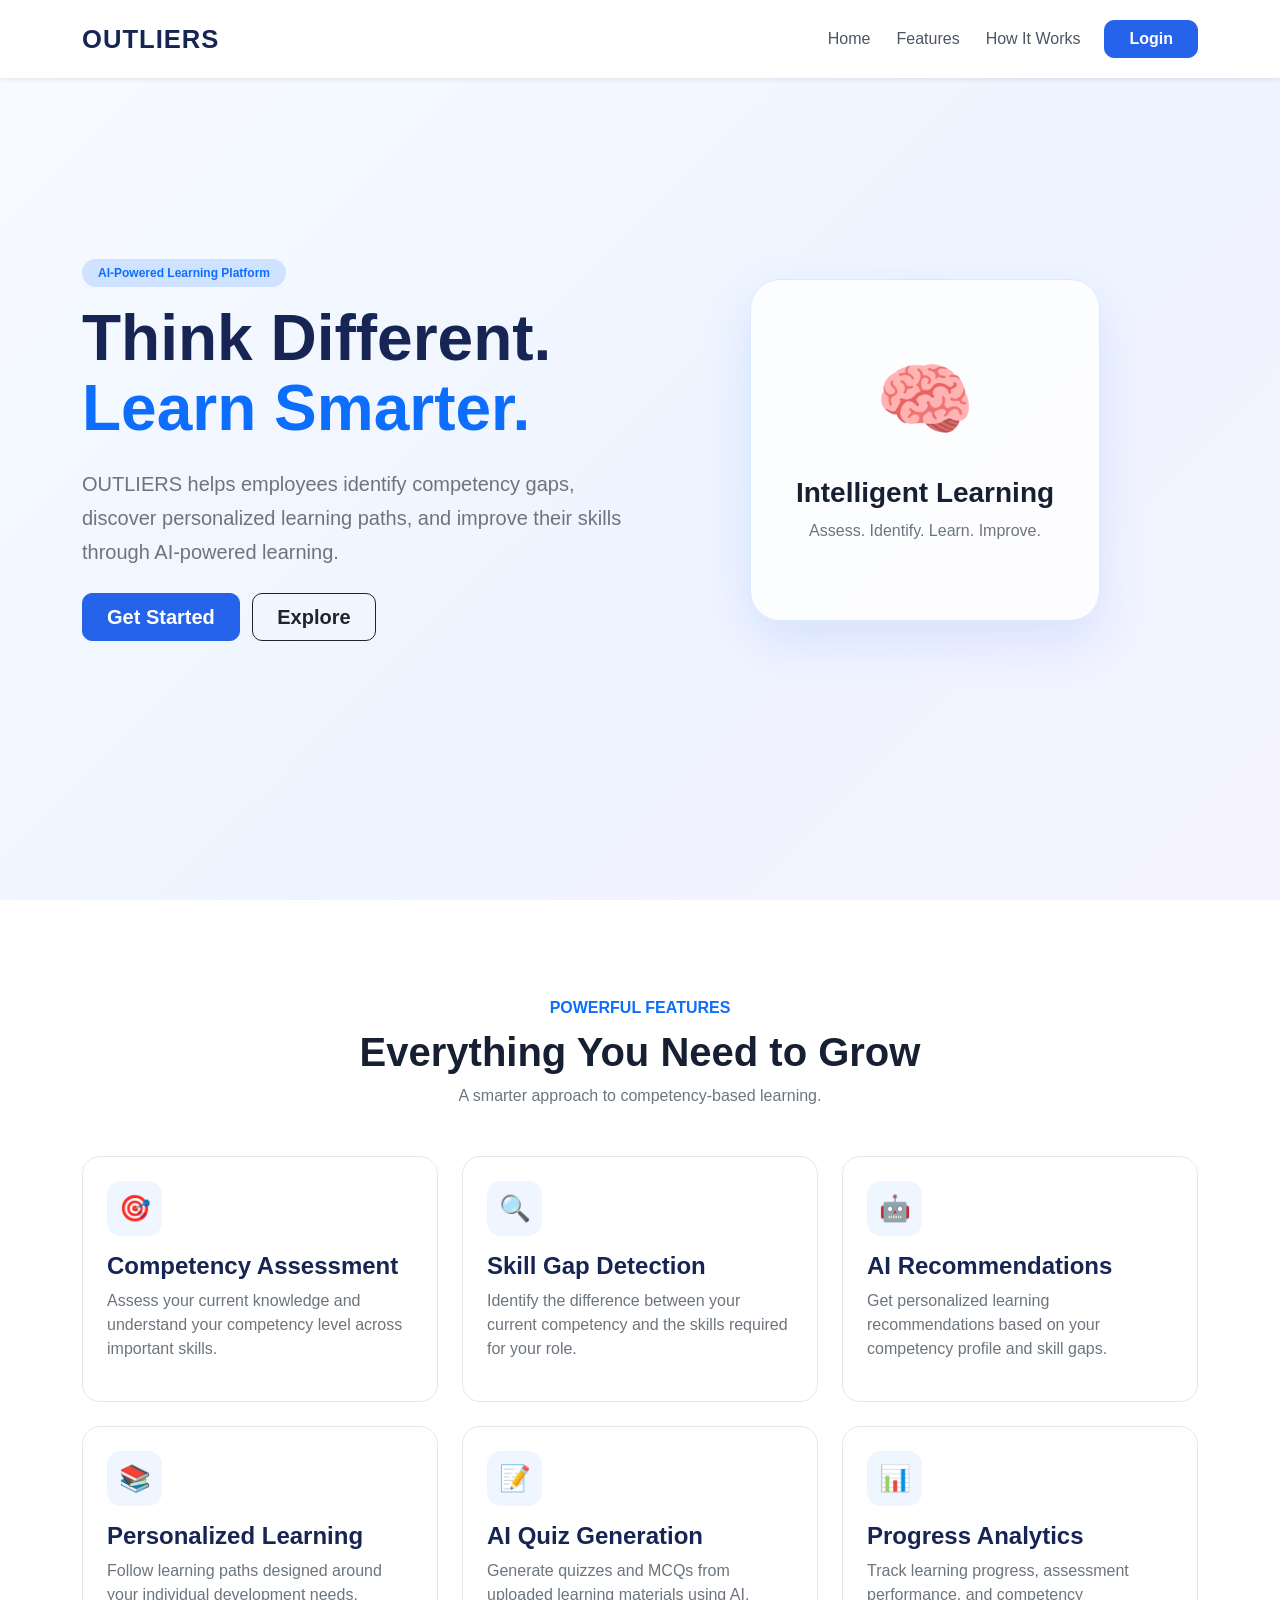
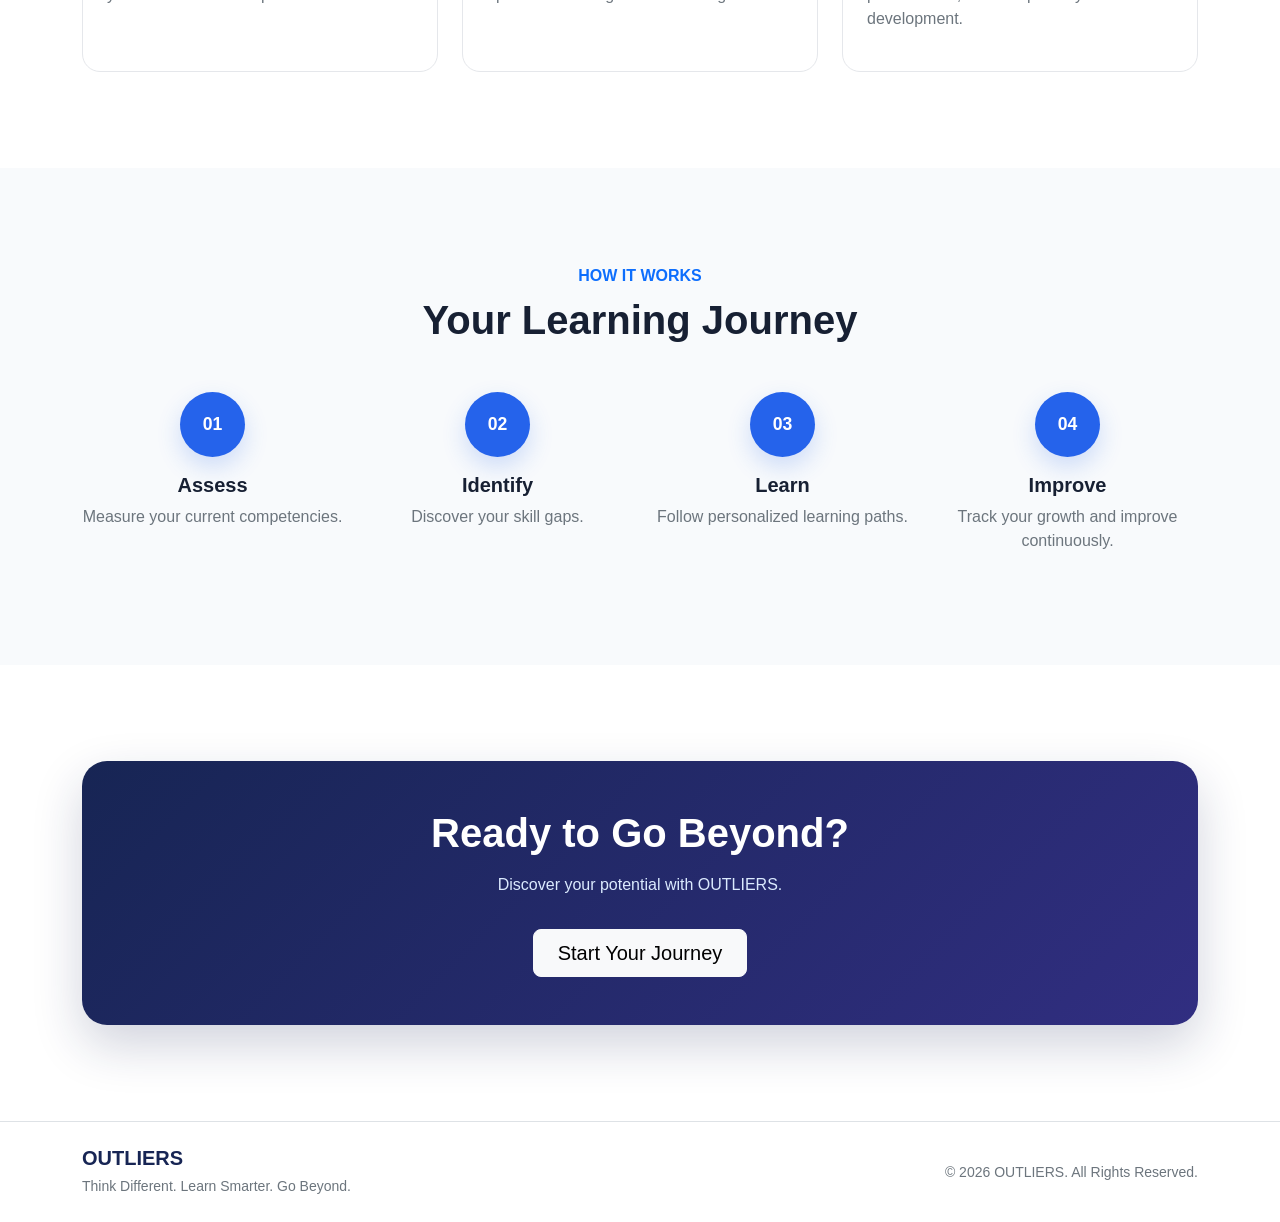
<file: index.html>
<!DOCTYPE html>
<html lang="en">
<head>
    <meta charset="UTF-8">
    <meta name="viewport" content="width=device-width, initial-scale=1.0">

    <title>OUTLIERS | AI-Powered Learning Platform</title>

    <!-- Bootstrap CSS -->
    <link href="https://cdn.jsdelivr.net/npm/bootstrap@5.3.3/dist/css/bootstrap.min.css" rel="stylesheet">

    <!-- Our Custom CSS -->
    <link rel="stylesheet" href="css/style.css">
</head>

<body>

    <!-- ================= NAVBAR ================= -->

    <nav class="navbar navbar-expand-lg bg-white shadow-sm fixed-top">

        <div class="container">

            <!-- Logo / Brand -->
            <a class="navbar-brand fw-bold" href="index.html">
                OUTLIERS
            </a>

            <!-- Mobile Menu Button -->
            <button class="navbar-toggler"
                    type="button"
                    data-bs-toggle="collapse"
                    data-bs-target="#mainNavbar">

                <span class="navbar-toggler-icon"></span>

            </button>

            <!-- Navigation Links -->
            <div class="collapse navbar-collapse" id="mainNavbar">

                <ul class="navbar-nav ms-auto align-items-lg-center">

                    <li class="nav-item">
                        <a class="nav-link" href="#home">Home</a>
                    </li>

                    <li class="nav-item">
                        <a class="nav-link" href="#features">Features</a>
                    </li>

                    <li class="nav-item">
                        <a class="nav-link" href="#how-it-works">
                            How It Works
                        </a>
                    </li>

                    <li class="nav-item ms-lg-3">
                        <a class="btn btn-primary px-4" href="login.php">
                            Login
                        </a>
                    </li>

                </ul>

            </div>

        </div>

    </nav>


    <!-- ================= HERO SECTION ================= -->

    <section id="home" class="hero-section">

        <div class="container">

            <div class="row align-items-center min-vh-100">

                <!-- Hero Text -->

                <div class="col-lg-6">

                    <span class="badge rounded-pill bg-primary-subtle text-primary mb-3 px-3 py-2">
                        AI-Powered Learning Platform
                    </span>

                    <h1 class="display-3 fw-bold">
                        Think Different.
                        <br>
                        <span class="text-primary">
                            Learn Smarter.
                        </span>
                    </h1>

                    <p class="lead text-secondary mt-4">
                        OUTLIERS helps employees identify competency gaps,
                        discover personalized learning paths, and improve
                        their skills through AI-powered learning.
                    </p>

                    <div class="mt-4">

                        <a href="register.php"
                           class="btn btn-primary btn-lg px-4 me-2">
                            Get Started
                        </a>

                        <a href="#how-it-works"
                           class="btn btn-outline-dark btn-lg px-4">
                            Explore
                        </a>

                    </div>

                </div>


                <!-- Hero Visual -->

                <div class="col-lg-6 text-center mt-5 mt-lg-0">

                    <div class="hero-card">

                        <div class="hero-icon">
                            🧠
                        </div>

                        <h3 class="fw-bold mt-3">
                            Intelligent Learning
                        </h3>

                        <p class="text-secondary">
                            Assess. Identify. Learn. Improve.
                        </p>

                    </div>

                </div>

            </div>

        </div>

    </section>


    <!-- ================= FEATURES ================= -->

    <section id="features" class="py-5">

        <div class="container py-5">

            <div class="text-center mb-5">

                <span class="text-primary fw-semibold">
                    POWERFUL FEATURES
                </span>

                <h2 class="display-6 fw-bold mt-2">
                    Everything You Need to Grow
                </h2>

                <p class="text-secondary">
                    A smarter approach to competency-based learning.
                </p>

            </div>


            <div class="row g-4">

                <!-- Feature 1 -->

                <div class="col-md-6 col-lg-4">

                    <div class="feature-card h-100 p-4">

                        <div class="feature-icon">
                            🎯
                        </div>

                        <h4 class="fw-bold mt-3">
                            Competency Assessment
                        </h4>

                        <p class="text-secondary">
                            Assess your current knowledge and understand
                            your competency level across important skills.
                        </p>

                    </div>

                </div>


                <!-- Feature 2 -->

                <div class="col-md-6 col-lg-4">

                    <div class="feature-card h-100 p-4">

                        <div class="feature-icon">
                            🔍
                        </div>

                        <h4 class="fw-bold mt-3">
                            Skill Gap Detection
                        </h4>

                        <p class="text-secondary">
                            Identify the difference between your current
                            competency and the skills required for your role.
                        </p>

                    </div>

                </div>


                <!-- Feature 3 -->

                <div class="col-md-6 col-lg-4">

                    <div class="feature-card h-100 p-4">

                        <div class="feature-icon">
                            🤖
                        </div>

                        <h4 class="fw-bold mt-3">
                            AI Recommendations
                        </h4>

                        <p class="text-secondary">
                            Get personalized learning recommendations based
                            on your competency profile and skill gaps.
                        </p>

                    </div>

                </div>


                <!-- Feature 4 -->

                <div class="col-md-6 col-lg-4">

                    <div class="feature-card h-100 p-4">

                        <div class="feature-icon">
                            📚
                        </div>

                        <h4 class="fw-bold mt-3">
                            Personalized Learning
                        </h4>

                        <p class="text-secondary">
                            Follow learning paths designed around your
                            individual development needs.
                        </p>

                    </div>

                </div>


                <!-- Feature 5 -->

                <div class="col-md-6 col-lg-4">

                    <div class="feature-card h-100 p-4">

                        <div class="feature-icon">
                            📝
                        </div>

                        <h4 class="fw-bold mt-3">
                            AI Quiz Generation
                        </h4>

                        <p class="text-secondary">
                            Generate quizzes and MCQs from uploaded learning
                            materials using AI.
                        </p>

                    </div>

                </div>


                <!-- Feature 6 -->

                <div class="col-md-6 col-lg-4">

                    <div class="feature-card h-100 p-4">

                        <div class="feature-icon">
                            📊
                        </div>

                        <h4 class="fw-bold mt-3">
                            Progress Analytics
                        </h4>

                        <p class="text-secondary">
                            Track learning progress, assessment performance,
                            and competency development.
                        </p>

                    </div>

                </div>

            </div>

        </div>

    </section>


    <!-- ================= HOW IT WORKS ================= -->

    <section id="how-it-works" class="how-section py-5">

        <div class="container py-5">

            <div class="text-center mb-5">

                <span class="text-primary fw-semibold">
                    HOW IT WORKS
                </span>

                <h2 class="display-6 fw-bold mt-2">
                    Your Learning Journey
                </h2>

            </div>


            <div class="row g-4 text-center">

                <div class="col-md-3">

                    <div class="step-number">
                        01
                    </div>

                    <h5 class="fw-bold mt-3">
                        Assess
                    </h5>

                    <p class="text-secondary">
                        Measure your current competencies.
                    </p>

                </div>


                <div class="col-md-3">

                    <div class="step-number">
                        02
                    </div>

                    <h5 class="fw-bold mt-3">
                        Identify
                    </h5>

                    <p class="text-secondary">
                        Discover your skill gaps.
                    </p>

                </div>


                <div class="col-md-3">

                    <div class="step-number">
                        03
                    </div>

                    <h5 class="fw-bold mt-3">
                        Learn
                    </h5>

                    <p class="text-secondary">
                        Follow personalized learning paths.
                    </p>

                </div>


                <div class="col-md-3">

                    <div class="step-number">
                        04
                    </div>

                    <h5 class="fw-bold mt-3">
                        Improve
                    </h5>

                    <p class="text-secondary">
                        Track your growth and improve continuously.
                    </p>

                </div>

            </div>

        </div>

    </section>


    <!-- ================= CTA ================= -->

    <section class="py-5">

        <div class="container py-5">

            <div class="cta-section text-center p-5">

                <h2 class="fw-bold display-6">
                    Ready to Go Beyond?
                </h2>

                <p class="mt-3">
                    Discover your potential with OUTLIERS.
                </p>

                <a href="register.php"
                   class="btn btn-light btn-lg px-4 mt-3">
                    Start Your Journey
                </a>

            </div>

        </div>

    </section>


    <!-- ================= FOOTER ================= -->

    <footer class="py-4 border-top">

        <div class="container">

            <div class="row align-items-center">

                <div class="col-md-6">

                    <h5 class="fw-bold mb-1">
                        OUTLIERS
                    </h5>

                    <small class="text-secondary">
                        Think Different. Learn Smarter. Go Beyond.
                    </small>

                </div>

                <div class="col-md-6 text-md-end mt-3 mt-md-0">

                    <small class="text-secondary">
                        © 2026 OUTLIERS. All Rights Reserved.
                    </small>

                </div>

            </div>

        </div>

    </footer>


    <!-- Bootstrap JavaScript -->

    <script src="https://cdn.jsdelivr.net/npm/bootstrap@5.3.3/dist/js/bootstrap.bundle.min.js">
    </script>

</body>
</html>
</file>
<file: css/style.css>
/* =========================================
   OUTLIERS - MAIN STYLESHEET
   ========================================= */


/* ---------- GENERAL ---------- */

html {
    scroll-behavior: smooth;
}

body {
    font-family: Arial, Helvetica, sans-serif;
    color: #172033;
    background: #ffffff;
    margin: 0;
}


/* ---------- NAVBAR ---------- */

.navbar {
    padding: 15px 0;
}

.navbar-brand {
    font-size: 1.6rem;
    letter-spacing: 1px;
    color: #172554 !important;
}

.nav-link {
    color: #4b5563;
    font-weight: 500;
    margin-left: 10px;
    transition: 0.3s;
}

.nav-link:hover {
    color: #2563eb;
}


/* ---------- BUTTONS ---------- */

.btn-primary {
    background: #2563eb;
    border-color: #2563eb;
    border-radius: 10px;
    font-weight: 600;
    transition: 0.3s;
}

.btn-primary:hover {
    background: #1d4ed8;
    border-color: #1d4ed8;
    transform: translateY(-2px);
}

.btn-outline-dark {
    border-radius: 10px;
    font-weight: 600;
}


/* ---------- HERO SECTION ---------- */

.hero-section {
    background: linear-gradient(
        135deg,
        #f8fbff 0%,
        #eef4ff 55%,
        #f5f3ff 100%
    );
}

.hero-section h1 {
    color: #172554;
    line-height: 1.1;
}

.hero-section p {
    max-width: 600px;
    line-height: 1.7;
}

.hero-card {
    width: 350px;
    max-width: 100%;
    margin: auto;
    padding: 60px 30px;
    background: rgba(255, 255, 255, 0.85);
    border: 1px solid #dbeafe;
    border-radius: 30px;
    box-shadow: 0 20px 50px rgba(37, 99, 235, 0.12);
    transition: 0.4s;
}

.hero-card:hover {
    transform: translateY(-8px);
    box-shadow: 0 25px 60px rgba(37, 99, 235, 0.18);
}

.hero-icon {
    font-size: 5rem;
}


/* ---------- FEATURE SECTION ---------- */

.feature-card {
    background: #ffffff;
    border: 1px solid #e5e7eb;
    border-radius: 18px;
    transition: 0.3s;
}

.feature-card:hover {
    transform: translateY(-7px);
    border-color: #bfdbfe;
    box-shadow: 0 15px 35px rgba(0, 0, 0, 0.08);
}

.feature-icon {
    width: 55px;
    height: 55px;
    display: flex;
    align-items: center;
    justify-content: center;
    background: #eff6ff;
    border-radius: 14px;
    font-size: 1.6rem;
}

.feature-card h4 {
    color: #172554;
}


/* ---------- HOW IT WORKS ---------- */

.how-section {
    background: #f8fafc;
}

.step-number {
    width: 65px;
    height: 65px;
    margin: auto;
    display: flex;
    align-items: center;
    justify-content: center;

    border-radius: 50%;

    background: #2563eb;
    color: #ffffff;

    font-size: 1.1rem;
    font-weight: 700;

    box-shadow: 0 10px 25px rgba(37, 99, 235, 0.2);
}


/* ---------- CTA SECTION ---------- */

.cta-section {
    background: linear-gradient(
        135deg,
        #172554,
        #312e81
    );

    color: #ffffff;
    border-radius: 25px;

    box-shadow: 0 20px 50px rgba(23, 37, 84, 0.2);
}

.cta-section p {
    color: #dbeafe;
}


/* ---------- FOOTER ---------- */

footer {
    background: #ffffff;
}

footer h5 {
    color: #172554;
}


/* ---------- RESPONSIVE DESIGN ---------- */

@media (max-width: 991px) {

    .navbar-nav {
        padding-top: 15px;
    }

    .nav-item {
        margin-bottom: 5px;
    }

    .hero-section {
        padding-top: 80px;
    }

    .hero-section h1 {
        font-size: 3rem;
    }

}


@media (max-width: 576px) {

    .hero-section h1 {
        font-size: 2.4rem;
    }

    .hero-card {
        padding: 45px 20px;
    }

    .hero-icon {
        font-size: 4rem;
    }

}
</file>
